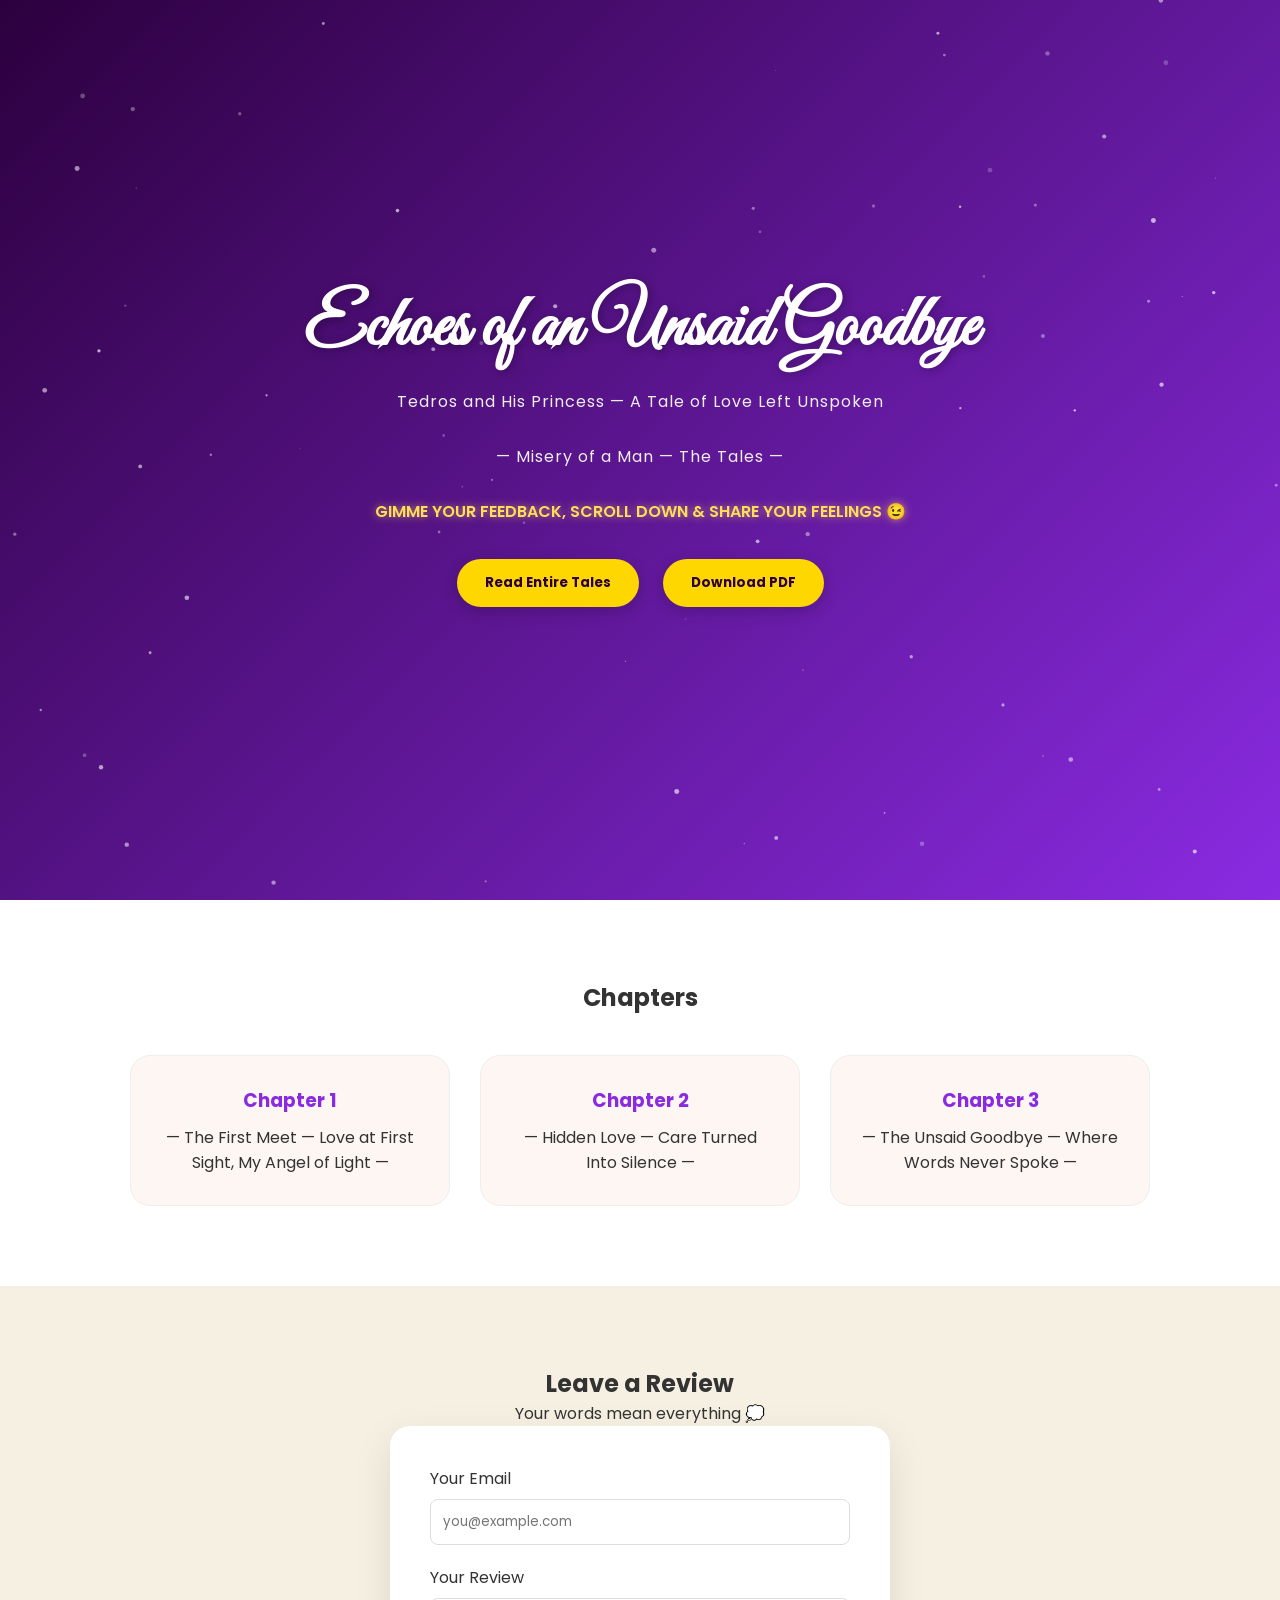
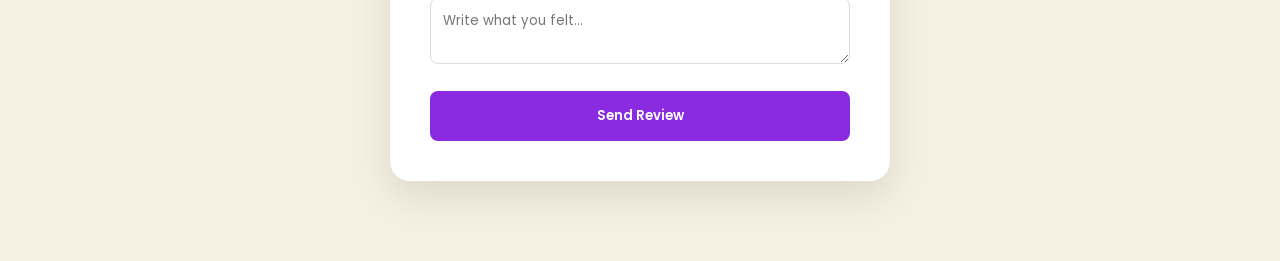
<file: index.html>
<!DOCTYPE html>
<html lang="en">
<head>
  <meta charset="UTF-8">
  <meta name="viewport" content="width=device-width, initial-scale=1.0">
  <title>Echoes of an Unsaid Goodbye</title>

  <link rel="stylesheet" href="style.css">
  <link rel="icon" type="image/png" href="https://i.ibb.co/m5GYjVY8/Gemini-Generated-Image-7rq0ul7rq0ul7rq0-2.png">

  <link href="https://fonts.googleapis.com/css2?family=Great+Vibes&family=Playfair+Display:wght@400;700&family=Poppins:wght@300;400;600&display=swap" rel="stylesheet">
</head>
<body>

  <!-- HERO -->
  <section class="hero">
    <canvas id="particles"></canvas>

    <div class="hero-content">
      <h1 class="title">Echoes of an Unsaid Goodbye</h1>
      <p class="subtitle">Tedros and His Princess — A Tale of Love Left Unspoken</p>
      <p class="subtitle">— Misery of a Man — The Tales —</p>
      <p class="feedback-text">GIMME YOUR FEEDBACK, SCROLL DOWN & SHARE YOUR FEELINGS 😉</p>

      <div class="hero-buttons">
        <button id="readBook">Read Entire Tales</button>
        <button id="downloadBook">Download PDF</button>
      </div>
    </div>
  </section>

  <!-- CHAPTERS -->
  <section class="chapters">
    <h2>Chapters</h2>

    <div class="chapter-cards">
      <div class="chapter-card">
        <h3>Chapter 1</h3>
        <p>— The First Meet — Love at First Sight, My Angel of Light —</p>
      </div>

      <div class="chapter-card">
        <h3>Chapter 2</h3>
        <p>— Hidden Love — Care Turned Into Silence —</p>
      </div>

      <div class="chapter-card">
        <h3>Chapter 3</h3>
        <p>— The Unsaid Goodbye — Where Words Never Spoke —</p>
      </div>
    </div>
  </section>

  <!-- REVIEW FORM -->
  <section class="review-section">
    <h2>Leave a Review</h2>
    <p class="review-subtitle">Your words mean everything 💭</p>

    <form id="reviewForm" action="https://formspree.io/f/xaqjzgel" method="POST">
      <div class="form-group">
        <label for="email">Your Email</label>
        <input type="email" id="email" name="email" required placeholder="you@example.com">
      </div>

      <div class="form-group">
        <label for="message">Your Review</label>
        <textarea id="message" name="message" required placeholder="Write what you felt..."></textarea>
      </div>

      <button type="submit">Send Review</button>
    </form>
  </section>

  <!-- PDF MODAL -->
  <div id="pdfModal" class="modal" role="dialog" aria-modal="true">
    <span class="close" aria-label="Close Modal">&times;</span>
    <div class="modal-content">
      <iframe id="pdfFrame" title="Book Viewer"></iframe>
    </div>
  </div>

  <!-- YOUR EXISTING JS -->
  <script src="script.js"></script>

  <!-- FORM SUBMIT (AJAX + REDIRECT) -->
  <script>
    const form = document.getElementById("reviewForm");

    form.addEventListener("submit", async function (e) {
      e.preventDefault();

      const formData = new FormData(form);

      try {
        const response = await fetch(form.action, {
          method: "POST",
          body: formData,
          headers: {
            "Accept": "application/json"
          }
        });

        if (response.ok) {
          window.location.href = "thankyou.html";
        } else {
          alert("Something went wrong 😕 Please try again.");
        }
      } catch (error) {
        alert("Network error 😔 Please check your connection.");
      }
    });
  </script>

</body>
</html>
</file>
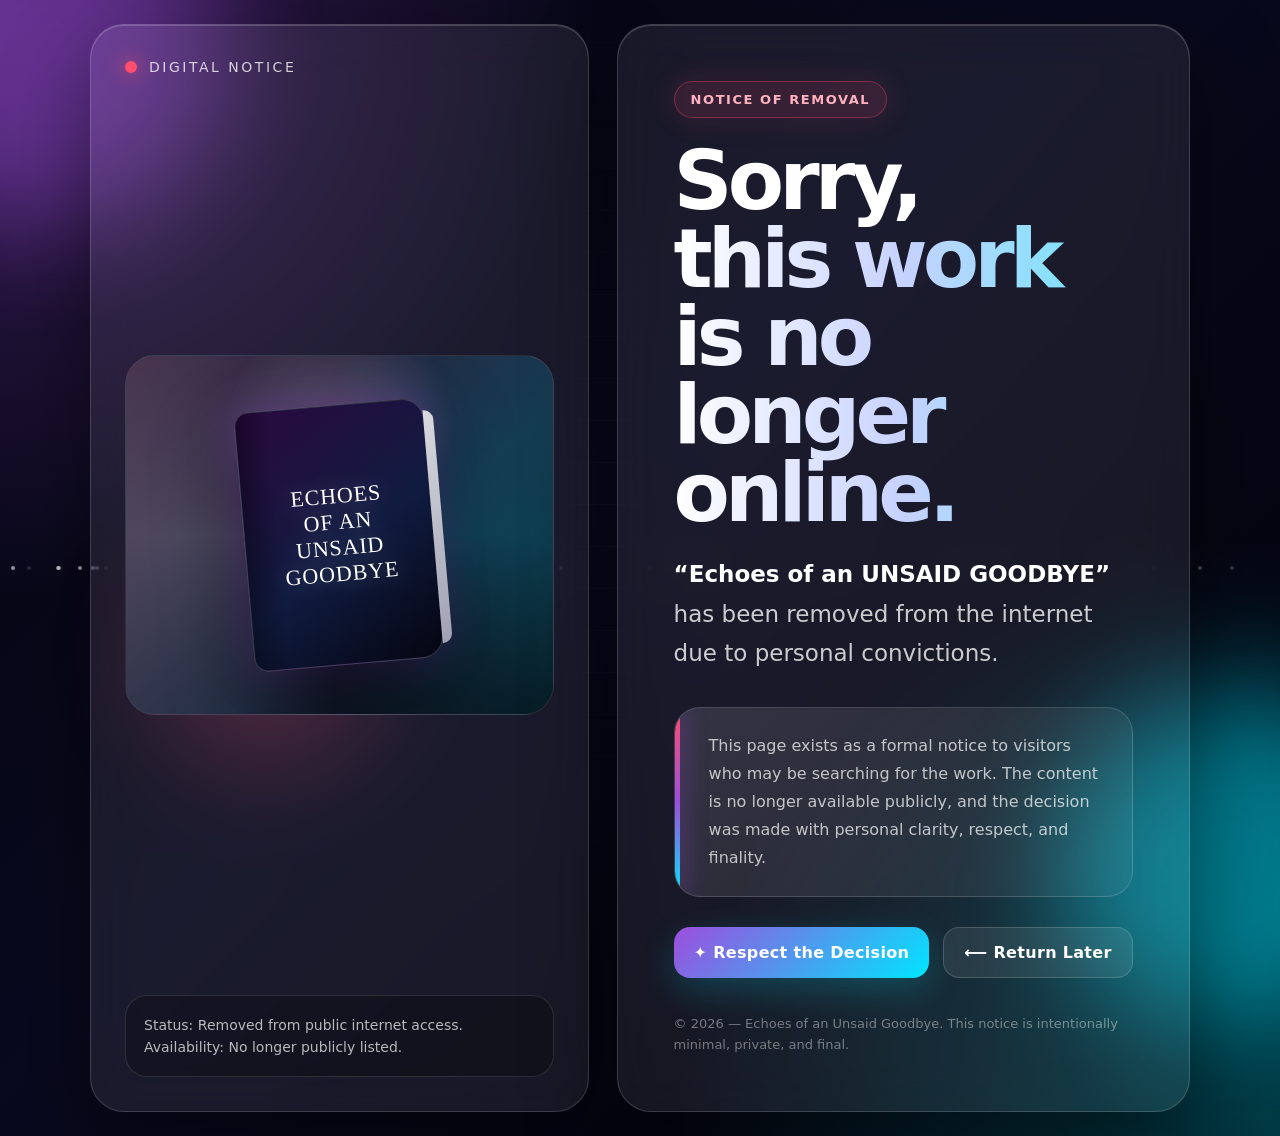
<file: sorry.html>
<!DOCTYPE html>
<html lang="en">
<head>
  <meta charset="UTF-8" />
  <meta name="viewport" content="width=device-width, initial-scale=1.0" />
  <title>Echoes of an Unsaid Goodbye</title>

  <style>
    * {
      margin: 0;
      padding: 0;
      box-sizing: border-box;
      font-family: "Inter", "Poppins", system-ui, sans-serif;
    }

    body {
      min-height: 100vh;
      overflow-x: hidden;
      color: #fff;
      background:
        radial-gradient(circle at top left, rgba(157, 78, 221, 0.35), transparent 35%),
        radial-gradient(circle at bottom right, rgba(0, 229, 255, 0.25), transparent 35%),
        linear-gradient(135deg, #050510, #09091f 45%, #020207);
      display: flex;
      align-items: center;
      justify-content: center;
      padding: 24px;
      position: relative;
    }

    body::before {
      content: "";
      position: fixed;
      inset: 0;
      background-image:
        linear-gradient(rgba(255,255,255,0.03) 1px, transparent 1px),
        linear-gradient(90deg, rgba(255,255,255,0.03) 1px, transparent 1px);
      background-size: 42px 42px;
      mask-image: radial-gradient(circle, black, transparent 78%);
      pointer-events: none;
    }

    .orb {
      position: fixed;
      width: 340px;
      height: 340px;
      border-radius: 50%;
      filter: blur(55px);
      opacity: 0.45;
      animation: float 8s ease-in-out infinite alternate;
      z-index: 0;
    }

    .orb.one {
      background: #9d4edd;
      top: -110px;
      left: -120px;
    }

    .orb.two {
      background: #00e5ff;
      bottom: -130px;
      right: -120px;
      animation-delay: 1.2s;
    }

    .orb.three {
      background: #ff4d6d;
      width: 220px;
      height: 220px;
      bottom: 15%;
      left: 12%;
      animation-delay: 2s;
      opacity: 0.25;
    }

    @keyframes float {
      from {
        transform: translateY(0) translateX(0) scale(1);
      }
      to {
        transform: translateY(35px) translateX(28px) scale(1.08);
      }
    }

    .container {
      width: min(1100px, 100%);
      min-height: 620px;
      display: grid;
      grid-template-columns: 1fr 1.15fr;
      gap: 28px;
      position: relative;
      z-index: 2;
    }

    .visual-panel,
    .message-panel {
      border: 1px solid rgba(255, 255, 255, 0.16);
      background: rgba(255, 255, 255, 0.075);
      backdrop-filter: blur(24px);
      -webkit-backdrop-filter: blur(24px);
      border-radius: 34px;
      box-shadow:
        0 30px 90px rgba(0, 0, 0, 0.45),
        inset 0 1px 0 rgba(255,255,255,0.18);
      overflow: hidden;
      position: relative;
    }

    .visual-panel {
      padding: 34px;
      display: flex;
      flex-direction: column;
      justify-content: space-between;
    }

    .brand {
      display: flex;
      align-items: center;
      gap: 12px;
      color: rgba(255,255,255,0.78);
      font-size: 14px;
      letter-spacing: 0.18em;
      text-transform: uppercase;
    }

    .brand-dot {
      width: 12px;
      height: 12px;
      border-radius: 50%;
      background: #ff4d6d;
      box-shadow: 0 0 20px #ff4d6d;
    }

    .book-art {
      height: 360px;
      border-radius: 30px;
      background:
        linear-gradient(145deg, rgba(255,255,255,0.12), rgba(255,255,255,0.02)),
        radial-gradient(circle at 50% 20%, rgba(255,255,255,0.22), transparent 32%),
        linear-gradient(135deg, #190022, #07152d 60%, #020209);
      border: 1px solid rgba(255,255,255,0.15);
      display: flex;
      align-items: center;
      justify-content: center;
      position: relative;
      overflow: hidden;
      transform-style: preserve-3d;
    }

    .book-art::before {
      content: "";
      position: absolute;
      inset: -40%;
      background: conic-gradient(
        from 180deg,
        transparent,
        rgba(255,255,255,0.18),
        transparent,
        rgba(0,229,255,0.18),
        transparent
      );
      animation: rotateGlow 8s linear infinite;
    }

    @keyframes rotateGlow {
      to {
        transform: rotate(360deg);
      }
    }

    .book {
      width: 190px;
      height: 260px;
      border-radius: 14px 22px 22px 14px;
      background:
        linear-gradient(90deg, rgba(0,0,0,0.35), transparent 18%),
        linear-gradient(145deg, #2a0a3f, #101b40 55%, #050611);
      box-shadow:
        0 35px 80px rgba(0,0,0,0.65),
        0 0 45px rgba(157, 78, 221, 0.45);
      border: 1px solid rgba(255,255,255,0.18);
      position: relative;
      z-index: 2;
      transform: rotate(-5deg);
      display: flex;
      align-items: center;
      justify-content: center;
      padding: 22px;
      text-align: center;
    }

    .book::after {
      content: "";
      position: absolute;
      right: -10px;
      top: 12px;
      width: 10px;
      height: calc(100% - 24px);
      border-radius: 0 12px 12px 0;
      background: linear-gradient(#f5f5f5, #b8b8c8);
      opacity: 0.85;
    }

    .book-title {
      font-family: Georgia, serif;
      font-size: 22px;
      line-height: 1.18;
      letter-spacing: 0.04em;
      text-transform: uppercase;
      color: #fff;
      text-shadow: 0 0 25px rgba(255,255,255,0.4);
    }

    .status-box {
      padding: 18px;
      border-radius: 22px;
      background: rgba(0,0,0,0.25);
      border: 1px solid rgba(255,255,255,0.12);
      color: rgba(255,255,255,0.7);
      font-size: 14px;
      line-height: 1.6;
    }

    .message-panel {
      padding: clamp(28px, 5vw, 56px);
      display: flex;
      flex-direction: column;
      justify-content: center;
    }

    .badge {
      width: fit-content;
      padding: 10px 16px;
      border-radius: 999px;
      background: rgba(255, 77, 109, 0.13);
      border: 1px solid rgba(255, 77, 109, 0.35);
      color: #ffb3c1;
      font-size: 13px;
      font-weight: 700;
      letter-spacing: 0.12em;
      text-transform: uppercase;
      margin-bottom: 24px;
      box-shadow: 0 0 30px rgba(255, 77, 109, 0.15);
    }

    h1 {
      font-size: clamp(42px, 7vw, 82px);
      line-height: 0.95;
      letter-spacing: -0.06em;
      margin-bottom: 24px;
    }

    h1 span {
      display: block;
      background: linear-gradient(90deg, #ffffff, #c7d2fe, #67e8f9);
      -webkit-background-clip: text;
      background-clip: text;
      color: transparent;
      text-shadow: none;
    }

    .subtitle {
      font-size: clamp(17px, 2.2vw, 23px);
      line-height: 1.7;
      color: rgba(255,255,255,0.78);
      max-width: 680px;
      margin-bottom: 34px;
    }

    .highlight {
      color: #fff;
      font-weight: 800;
    }

    .reason-card {
      padding: 24px;
      border-radius: 26px;
      background:
        linear-gradient(135deg, rgba(255,255,255,0.12), rgba(255,255,255,0.04));
      border: 1px solid rgba(255,255,255,0.14);
      position: relative;
      overflow: hidden;
      margin-bottom: 30px;
    }

    .reason-card::before {
      content: "";
      position: absolute;
      left: 0;
      top: 0;
      width: 5px;
      height: 100%;
      background: linear-gradient(#ff4d6d, #9d4edd, #00e5ff);
      box-shadow: 0 0 25px #9d4edd;
    }

    .reason-card p {
      font-size: 16px;
      line-height: 1.75;
      color: rgba(255,255,255,0.72);
      padding-left: 10px;
    }

    .actions {
      display: flex;
      gap: 14px;
      flex-wrap: wrap;
    }

    .btn {
      border: none;
      outline: none;
      cursor: pointer;
      padding: 15px 20px;
      border-radius: 16px;
      font-weight: 800;
      color: white;
      letter-spacing: 0.02em;
      transition: 0.35s ease;
      text-decoration: none;
      display: inline-flex;
      align-items: center;
      gap: 10px;
    }

    .btn.primary {
      background: linear-gradient(135deg, #9d4edd, #00e5ff);
      box-shadow: 0 12px 35px rgba(0,229,255,0.2);
    }

    .btn.secondary {
      background: rgba(255,255,255,0.08);
      border: 1px solid rgba(255,255,255,0.16);
    }

    .btn:hover {
      transform: translateY(-4px) scale(1.02);
      box-shadow: 0 18px 45px rgba(0,0,0,0.35);
    }

    .footer-note {
      margin-top: 36px;
      color: rgba(255,255,255,0.42);
      font-size: 13px;
      line-height: 1.6;
    }

    .particle {
      position: fixed;
      width: 4px;
      height: 4px;
      background: rgba(255,255,255,0.65);
      border-radius: 50%;
      pointer-events: none;
      animation: rise linear infinite;
      z-index: 1;
    }

    @keyframes rise {
      from {
        transform: translateY(110vh) scale(0);
        opacity: 0;
      }
      15% {
        opacity: 1;
      }
      to {
        transform: translateY(-10vh) scale(1);
        opacity: 0;
      }
    }

    @media (max-width: 900px) {
      body {
        align-items: flex-start;
      }

      .container {
        grid-template-columns: 1fr;
        min-height: auto;
      }

      .visual-panel {
        min-height: 430px;
      }

      .book-art {
        height: 290px;
      }

      .message-panel {
        min-height: auto;
      }
    }

    @media (max-width: 520px) {
      body {
        padding: 14px;
      }

      .visual-panel,
      .message-panel {
        border-radius: 26px;
      }

      .visual-panel {
        padding: 22px;
      }

      .book {
        width: 150px;
        height: 220px;
      }

      .book-title {
        font-size: 18px;
      }

      .actions {
        flex-direction: column;
      }

      .btn {
        width: 100%;
        justify-content: center;
      }
    }
  </style>
</head>

<body>
  <div class="orb one"></div>
  <div class="orb two"></div>
  <div class="orb three"></div>

  <main class="container">
    <section class="visual-panel">
      <div class="brand">
        <span class="brand-dot"></span>
        Digital Notice
      </div>

      <div class="book-art">
        <div class="book">
          <div class="book-title">
            Echoes<br />
            of an<br />
            Unsaid<br />
            Goodbye
          </div>
        </div>
      </div>

      <div class="status-box">
        Status: Removed from public internet access.<br />
        Availability: No longer publicly listed.
      </div>
    </section>

    <section class="message-panel">
      <div class="badge">Notice of Removal</div>

      <h1>
        Sorry,
        <span>this work is no longer online.</span>
      </h1>

      <p class="subtitle">
        <span class="highlight">“Echoes of an UNSAID GOODBYE”</span>
        has been removed from the internet due to personal convictions.
      </p>

      <div class="reason-card">
        <p>
          This page exists as a formal notice to visitors who may be searching
          for the work. The content is no longer available publicly, and the
          decision was made with personal clarity, respect, and finality.
        </p>
      </div>

      <div class="actions">
        <a class="btn primary" href="javascript:void(0)">
          ✦ Respect the Decision
        </a>

        <a class="btn secondary" href="javascript:void(0)">
          ⟵ Return Later
        </a>
      </div>

      <p class="footer-note">
        © 2026 — Echoes of an Unsaid Goodbye. This notice is intentionally
        minimal, private, and final.
      </p>
    </section>
  </main>

  <script>
    const particleCount = 45;

    for (let i = 0; i < particleCount; i++) {
      const particle = document.createElement("span");
      particle.className = "particle";

      particle.style.left = Math.random() * 100 + "vw";
      particle.style.animationDuration = Math.random() * 7 + 6 + "s";
      particle.style.animationDelay = Math.random() * 8 + "s";
      particle.style.opacity = Math.random();

      document.body.appendChild(particle);
    }

    document.addEventListener("mousemove", (e) => {
      const x = e.clientX / window.innerWidth - 0.5;
      const y = e.clientY / window.innerHeight - 0.5;

      document.querySelector(".book").style.transform =
        `rotate(${-5 + x * 8}deg) translate(${x * 14}px, ${y * 14}px)`;
    });
  </script>
</body>
</html>
</file>
<file: style.css>
/* Global */
* {
  margin: 0;
  padding: 0;
  box-sizing: border-box;
  font-family: 'Poppins', sans-serif;
}

body {
  background: #f5f0e1;
  color: #333;
  overflow-x: hidden;
}

/* Hero Section */
.hero {
  height: 100vh;
  background: linear-gradient(135deg, #2c003e, #8a2be2); /* Darker gradient for better text contrast */
  display: flex;
  justify-content: center;
  align-items: center;
  position: relative;
  overflow: hidden;
}

#particles {
  position: absolute;
  top: 0;
  left: 0;
  width: 100%;
  height: 100%;
  pointer-events: none; /* Allows clicking buttons through the canvas */
}

.hero-content {
  z-index: 2;
  text-align: center;
  padding: 20px;
}

.title {
  font-family: 'Great Vibes', cursive;
  font-size: clamp(2.5rem, 8vw, 4.5rem);
  color: #fff;
  text-shadow: 2px 2px 10px rgba(0,0,0,0.3);
}

.subtitle {
  color: #eee;
  margin: 15px 0 30px;
  letter-spacing: 1px;
}

.feedback-text {
  font-size: 1rem;
  font-weight: 600;
  color: #ffdd59;
  text-shadow: 0 0 8px rgba(255, 221, 89, 0.6);
  animation: pulse 2s infinite alternate;
  margin-bottom: 25px;
}

@keyframes pulse {
  from { transform: scale(1); opacity: 0.8; }
  to { transform: scale(1.05); opacity: 1; }
}

.hero-buttons button {
  padding: 14px 28px;
  margin: 10px;
  border: none;
  border-radius: 30px;
  background: gold;
  color: #2c003e;
  font-weight: bold;
  cursor: pointer;
  transition: all 0.3s ease;
  box-shadow: 0 4px 15px rgba(0,0,0,0.2);
}

.hero-buttons button:hover {
  transform: translateY(-3px);
  box-shadow: 0 6px 20px rgba(0,0,0,0.3);
  background: #fff;
}

/* Chapters */
.chapters {
  padding: 80px 20px;
  text-align: center;
  background: white;
}

.chapter-cards {
  display: flex;
  justify-content: center;
  flex-wrap: wrap;
  gap: 30px;
  margin-top: 40px;
}

.chapter-card {
  background: #fdf6f2;
  padding: 30px;
  width: 320px;
  border-radius: 20px;
  border: 1px solid #eee;
  transition: 0.3s;
}

.chapter-card h3 { color: #8a2be2; margin-bottom: 10px; }

.chapter-card:hover {
  transform: translateY(-10px);
  box-shadow: 0 10px 25px rgba(0,0,0,0.1);
}

/* Review Section */
.review-section {
  padding: 80px 20px;
  background: #f5f0e1;
  text-align: center;
}

.form-group {
  margin-bottom: 20px;
  text-align: left;
}

.review-section form {
  max-width: 500px;
  margin: auto;
  background: white;
  padding: 40px;
  border-radius: 20px;
  box-shadow: 0 15px 40px rgba(0,0,0,0.1);
}

.review-section input, .review-section textarea {
  width: 100%;
  padding: 12px;
  margin-top: 8px;
  border-radius: 8px;
  border: 1px solid #ddd;
}

.review-section button {
  width: 100%;
  padding: 15px;
  background: #8a2be2;
  color: white;
  border: none;
  border-radius: 8px;
  font-weight: 600;
  cursor: pointer;
}

/* Modal */
.modal {
  display: none;
  position: fixed;
  z-index: 1000;
  left: 0;
  top: 0;
  width: 100%;
  height: 100%;
  background: rgba(0,0,0,0.9);
}

.modal-content {
  width: 90%;
  height: 85%;
  margin: 5% auto;
}

.modal iframe {
  width: 100%;
  height: 100%;
  border: none;
  border-radius: 10px;
  background: white;
}

.close {
  position: absolute;
  top: 20px;
  right: 35px;
  color: #fff;
  font-size: 40px;
  font-weight: bold;
  cursor: pointer;
}
</file>
